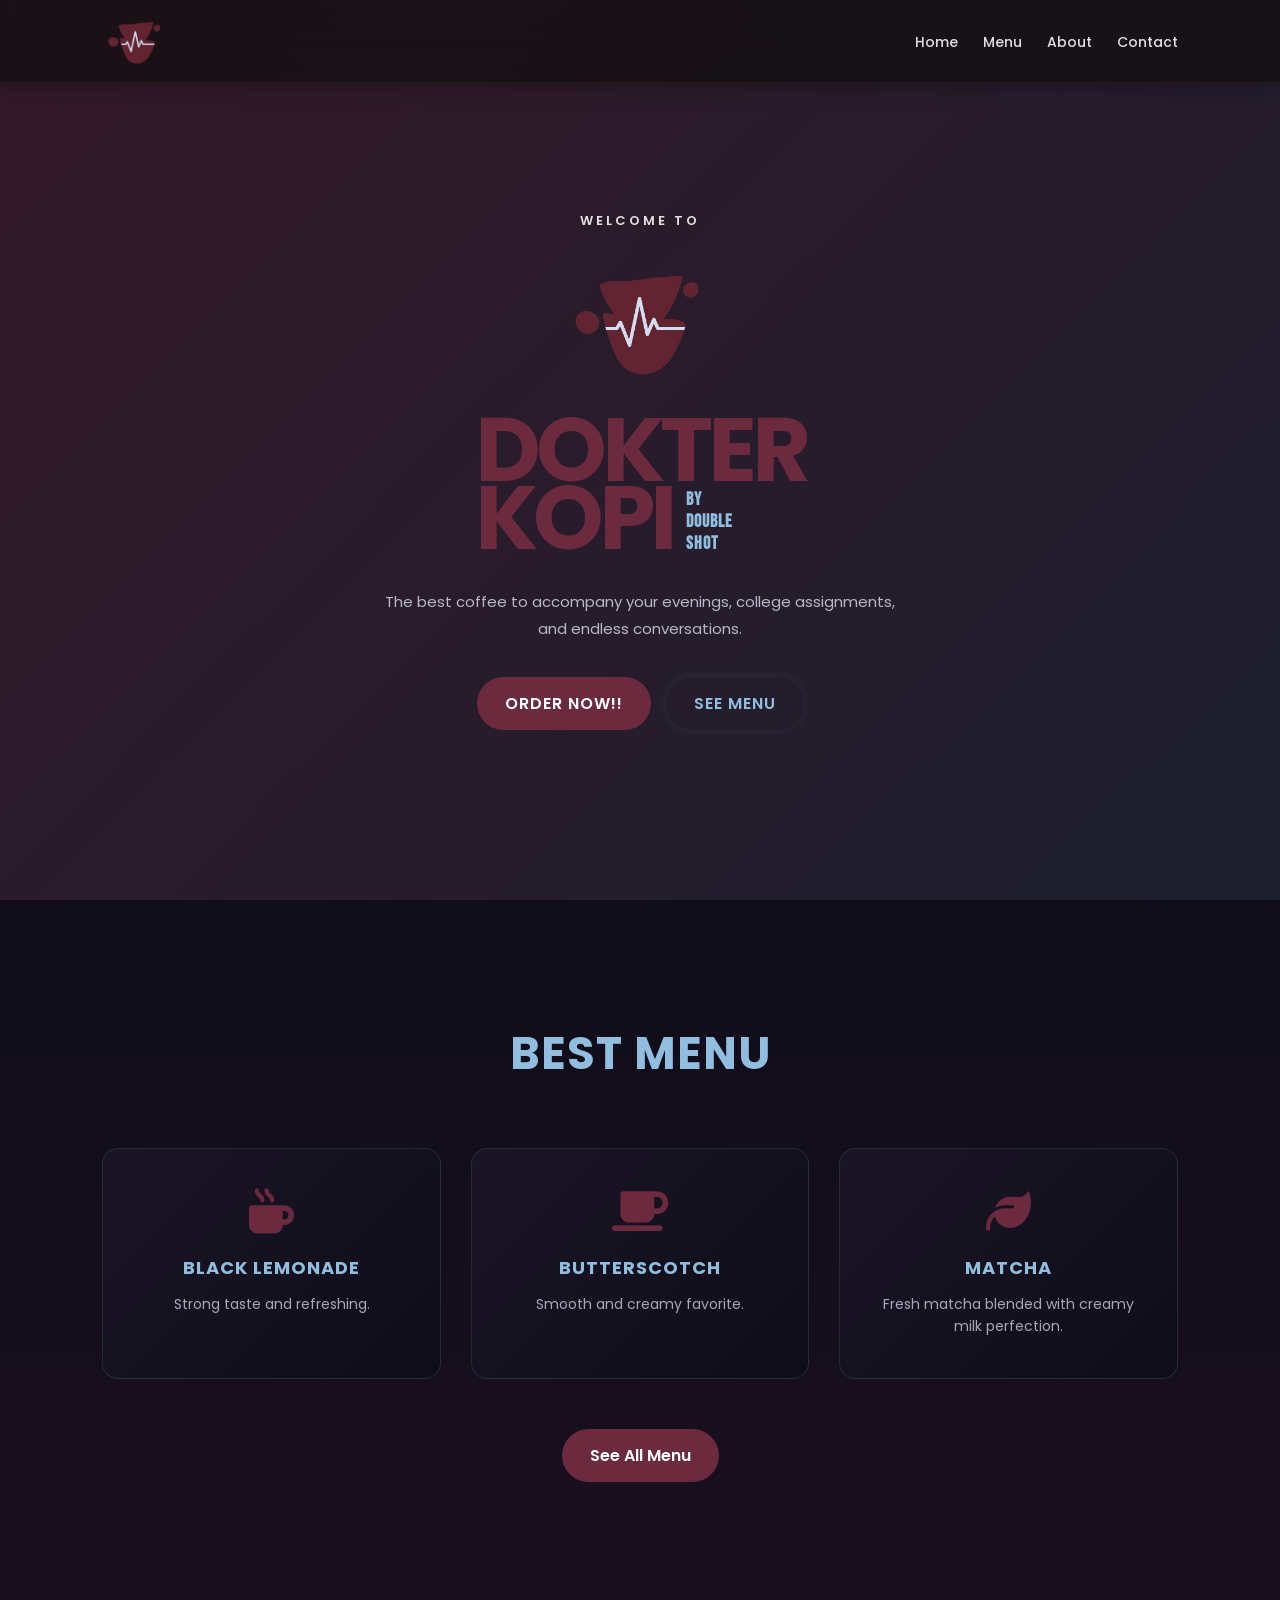
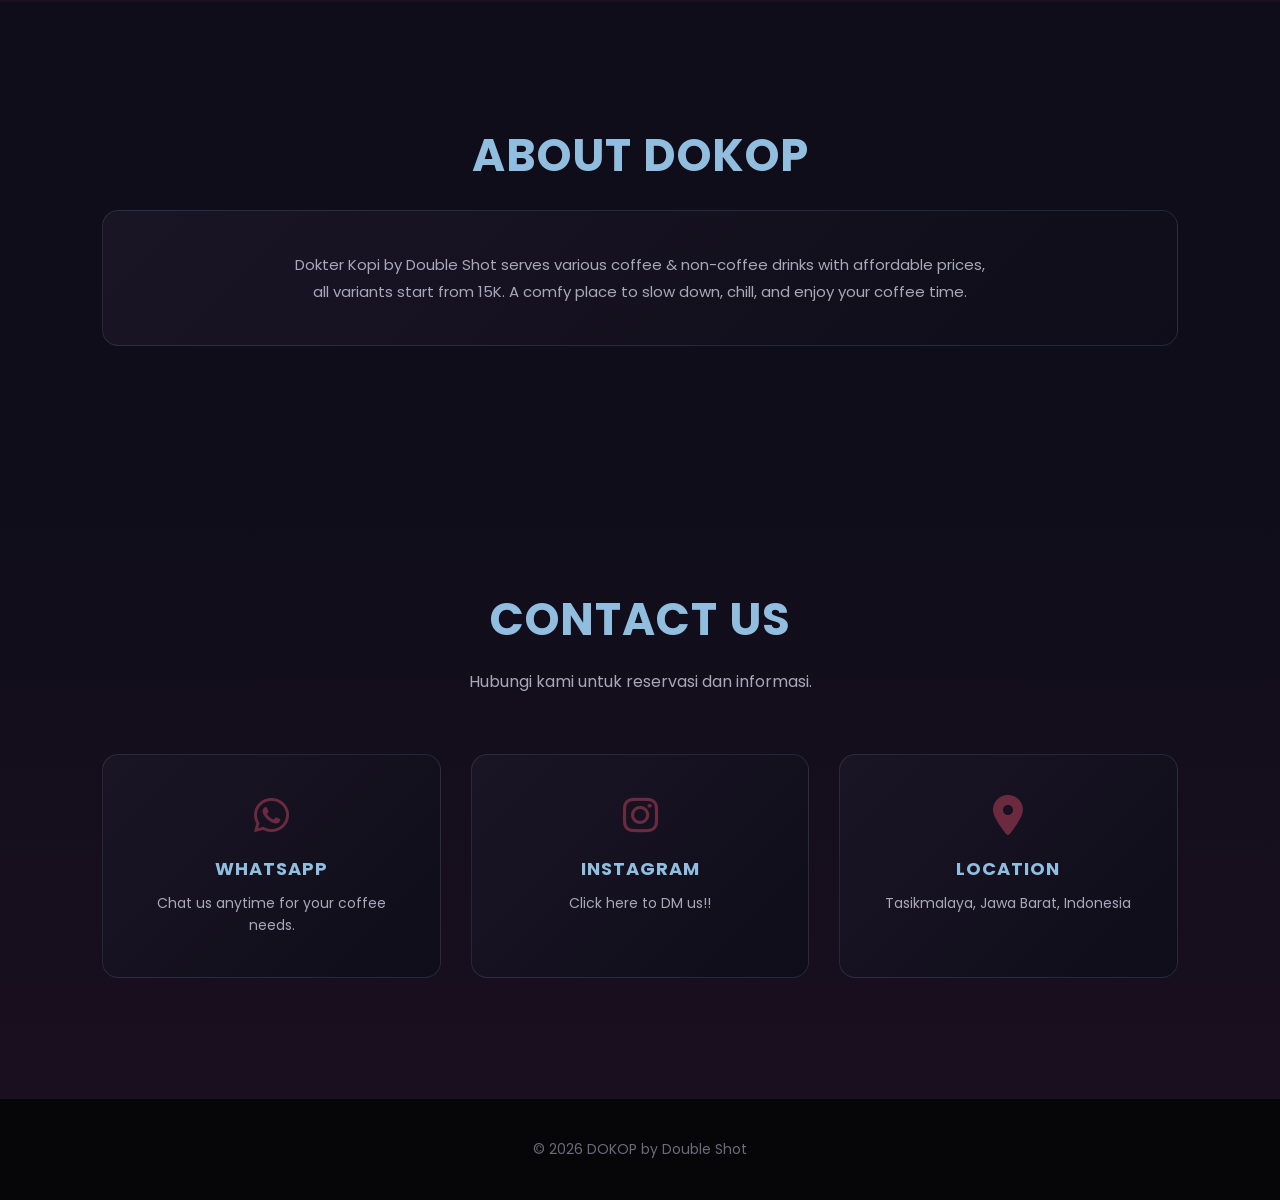
<file: index.html>
<!DOCTYPE html>
<html lang="id">
<head>
  <meta charset="UTF-8" />
  <meta name="viewport" content="width=device-width, initial-scale=1.0"/>
  <title>DOKOP by Double Shot</title>
  <link rel="preconnect" href="https://fonts.googleapis.com">
  <link rel="preconnect" href="https://fonts.gstatic.com" crossorigin>
  <link href="https://fonts.googleapis.com/css2?family=Poppins:wght@600;700;800&family=Bebas+Neue&display=swap" rel="stylesheet">
  <link rel="stylesheet" href="style.css"/>
  <link
    rel="stylesheet"
    href="https://cdnjs.cloudflare.com/ajax/libs/font-awesome/6.5.1/css/all.min.css"/>
</head>
<body>

  <!-- NAVBAR -->

  <nav>

    <img src="img/logo.png" alt="DOKOP Logo" class="navbar-logo" />

    <ul>
      <li><a href="#home">Home</a></li>
      <li><a href="#menu">Menu</a></li>
      <li><a href="#about">About</a></li>
      <li><a href="#contact">Contact</a></li>
    </ul>

  </nav>


  <!-- HERO -->

  <section class="hero" id="home">

    <div class="hero-content">

      <p class="small-text">WELCOME TO</p>
      <img src="img/logo.png" alt="DOKOP Logo" class="hero-logo" />

      <div class="hero-title-container">
        <div class="hero-title-main">
          <div> <b>DOKTER</b></div>
          <div class="kopi-subtitle-row">
            <span> <b>KOPI</b> </span>
            <span class="hero-title-sub">By<br>Double<br>Shot</span>
          </div>
        </div>
      </div>

      <p class="desc">
        The best coffee to accompany your evenings,
        college assignments, and endless conversations.
      </p>

      <div class="buttons">
        <button class="btn1">Order Now!!</button>
        <button class="btn2">See Menu</button>
      </div>

    </div>

  </section>


  <!-- MENU -->

  <section class="menu" id="menu">

    <h2 class="title">Best Menu</h2>

    <div class="menu-container">

      <div class="card">
        <i class="fa-solid fa-mug-hot"></i>
        <h3>Black Lemonade</h3>
        <p>Strong taste and refreshing.</p>
      </div>

      <div class="card">
        <i class="fa-solid fa-coffee"></i>
        <h3>Butterscotch</h3>
        <p>Smooth and creamy favorite.</p>
      </div>

      <div class="card">
        <i class="fa-solid fa-leaf"></i>
        <h3>Matcha</h3>
        <p>Fresh matcha blended with creamy milk perfection.</p>
      </div>

    </div>

    <div style="text-align: center; margin-top: 50px;">
      <a href="menu.html" class="btn1" style="display: inline-block; text-decoration: none; padding: 14px 28px; border-radius: 40px; font-size: 16px; cursor: pointer; background: #6B2A3E; color: white; border: none; transition: 0.3s;">See All Menu</a>
    </div>

  </section>


  <!-- ABOUT -->

  <section class="about" id="about">

    <div class="about-text">

      <h2>About DOKOP</h2>
      
      <div class="card">
        <p>
          Dokter Kopi by Double Shot serves various coffee & non-coffee drinks with affordable prices, all variants start from 15K. A comfy place to slow down, chill, and enjoy your coffee time.
        </p>
      </div>

    </div>

  </section>


  <!-- CONTACT -->

  <section class="contact" id="contact">

    <h2>Contact Us</h2>

    <p class="contact-desc">
      Hubungi kami untuk reservasi dan informasi.
    </p>

    <div class="contact-container">

      <!-- WHATSAPP -->

      <div
        class="contact-card"
        onclick="window.open('https://wa.me/6282260296709')"
      >

        <i class="fa-brands fa-whatsapp"></i>

        <h3>WhatsApp</h3>

        <p>Chat us anytime for your coffee needs.</p>

      </div>

      <!-- INSTAGRAM -->

      <div
        class="contact-card"
        onclick="window.open('https://www.instagram.com/dokterkopi_?igsh=a3FvYTA4Z2tmdDU=')"
      >

        <i class="fa-brands fa-instagram"></i>

        <h3>Instagram</h3>

        <p>Click here to DM us!!</p>

      </div>

      <!-- MAPS -->

      <div
      class="contact-card"
      onclick="openLocationPopup()"
      >
      <i class="fa-solid fa-location-dot"></i>
        <h3>Location</h3>
        <p>Tasikmalaya, Jawa Barat, Indonesia</p>
      </div>

    </div>

  </section>


  <!-- LOCATION POPUP -->

  <div class="location-popup" id="locationPopup">
    <div class="location-popup-box">
      <h2>Pilih Lokasi</h2>
      <p>Kami memiliki 2 lokasi yang dapat Anda kunjungi:</p>

      <div class="location-options">
        <button class="location-btn" onclick="openLocation('https://www.google.com/maps/search/?api=1&query=Dokter+Kopi+by+DoubleShot+Tasikmalaya')">
          <span class="location-name">📍 Lokasi 1</span>
          <span class="location-address">Tasikmalaya, Jawa Barat</span>
        </button>
        <button class="location-btn" onclick="openLocation('https://www.google.com/maps/search/?api=1&query=Dokter+Kopi+by+DoubleShot+Bandung')">
          <span class="location-name">📍 Lokasi 2</span>
          <span class="location-address">Bandung, Jawa Barat</span>
        </button>
      </div>

      <button class="close-location-btn" onclick="closeLocationPopup()">Tutup</button>
    </div>
  </div>


  <!-- POPUP -->

  <div class="popup" id="popup">

    <div class="popup-box">

      <h2>Orders ☕</h2>

      <p>
        You will be redirected to the contact section
        for orders your coffee.
      </p>

      <div class="popup-buttons">

        <button id="cancelBtn">
          Cancel
        </button>

        <button id="confirmBtn">
          Continue
        </button>

      </div>

    </div>

  </div>


  <!-- FOOTER -->

  <footer>
    <p>© 2026 DOKOP by Double Shot</p>
  </footer>


  <script src="script.js"></script>

</body>
</html>
</file>
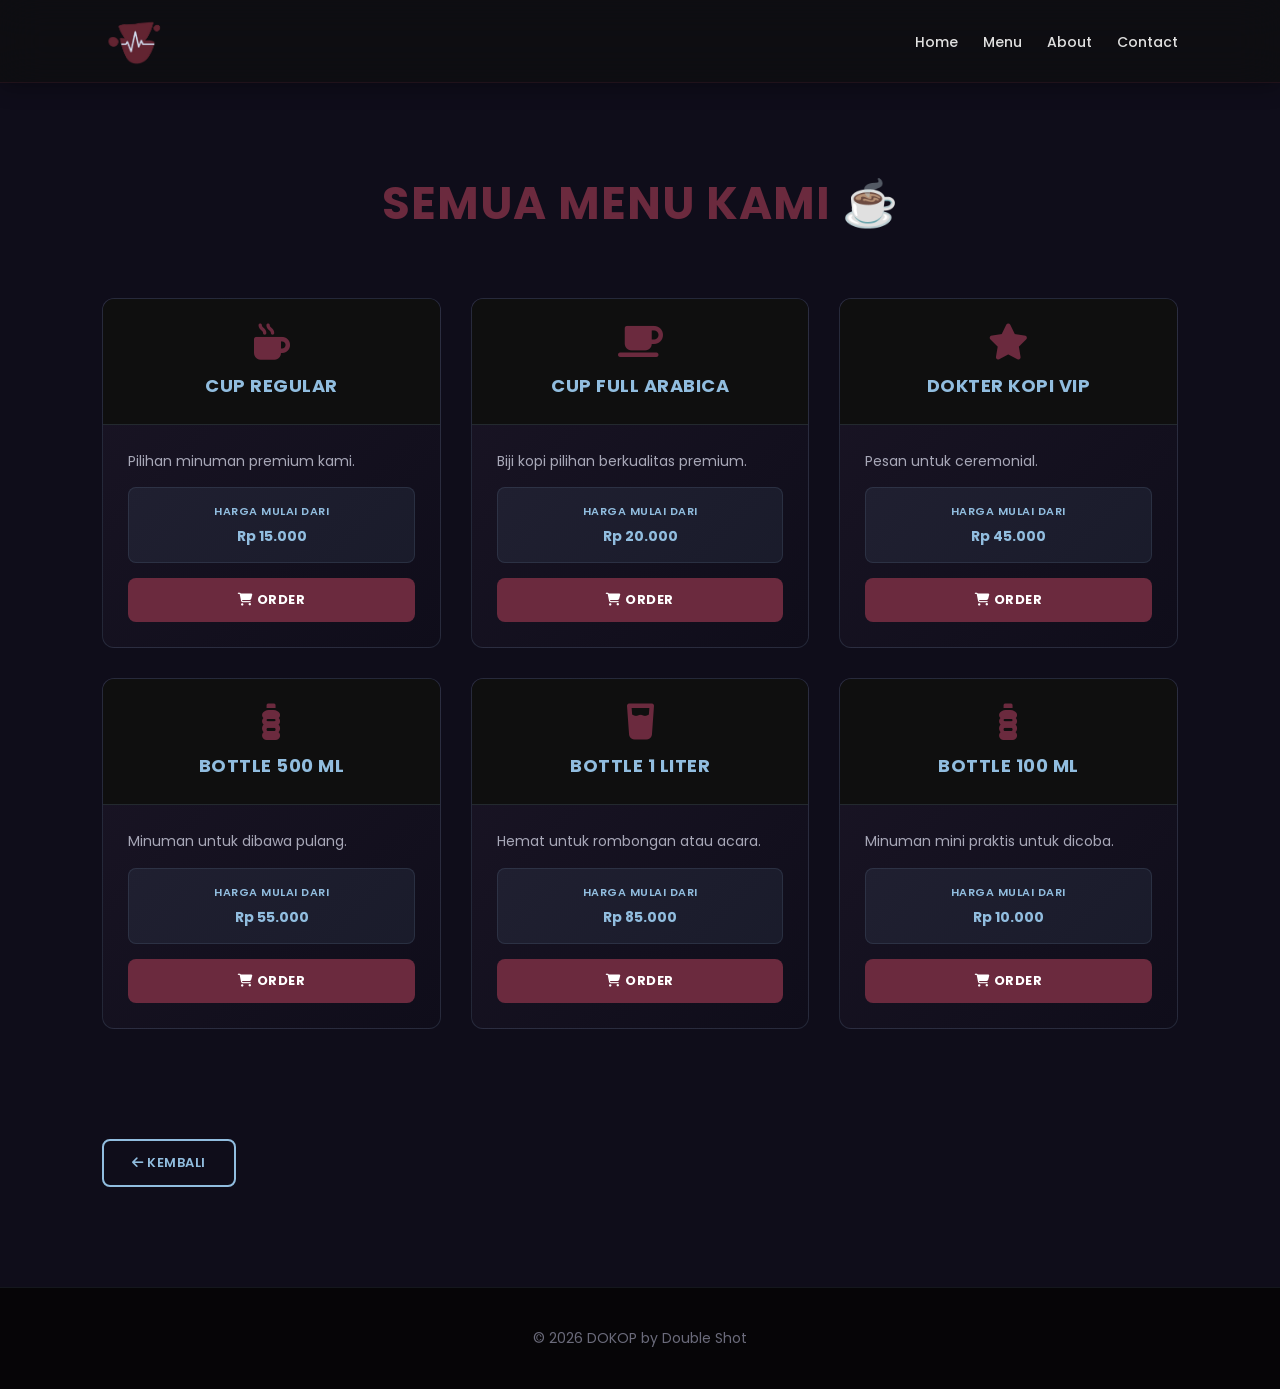
<file: menu.html>
<!DOCTYPE html>
<html lang="id">
<head>
  <meta charset="UTF-8" />
  <meta name="viewport" content="width=device-width, initial-scale=1.0"/>
  <title>Menu - DOKOP by Double Shot</title>
  <link rel="preconnect" href="https://fonts.googleapis.com">
  <link rel="preconnect" href="https://fonts.gstatic.com" crossorigin>
  <link href="https://fonts.googleapis.com/css2?family=Poppins:wght@600;700;800&display=swap" rel="stylesheet">
  <link rel="stylesheet" href="style.css"/>
  <link
    rel="stylesheet"
    href="https://cdnjs.cloudflare.com/ajax/libs/font-awesome/6.5.1/css/all.min.css"/>
</head>
<body>

  <!-- NAVBAR -->
  <nav>
    <img src="img/logo.png" alt="DOKOP Logo" class="navbar-logo" />
    <ul>
      <li><a href="index.html#home">Home</a></li>
      <li><a href="menu.html">Menu</a></li>
      <li><a href="index.html#about">About</a></li>
      <li><a href="index.html#contact">Contact</a></li>
    </ul>
  </nav>

  <!-- MENU SECTION -->
  <section class="menu-detail" id="menu-section">
    <h2>Semua Menu Kami ☕</h2>

    <div class="menu-grid" id="menuGrid">
      <!-- Cards akan di-generate oleh JavaScript -->
    </div>

    <a href="index.html" class="back-link"><i class="fa-solid fa-arrow-left"></i> Kembali</a>
  </section>

  <!-- SIZE POPUP -->
  <div class="size-popup" id="sizePopup">
    <div class="size-popup-box">
      <h2 id="popupMenuName">Menu Name</h2>
      <p>Pilih Ukuran & Harga:</p>

      <div class="size-options" id="sizeOptions">
        <!-- Size options akan di-generate oleh JavaScript -->
      </div>

      <div class="popup-actions">
        <button class="cancel-size-btn" onclick="closeSizePopup()">Batal</button>
        <button class="confirm-order-btn" onclick="confirmOrder()">Order ke WhatsApp</button>
      </div>
    </div>
  </div>

  <!-- FOOTER -->
  <footer>
    <p>© 2026 DOKOP by Double Shot</p>
  </footer>

  <script src="menu-script.js"></script>

</body>
</html>
</file>
<file: style.css>
*{
  margin:0;
  padding:0;
  box-sizing:border-box;
  font-family:'Poppins', sans-serif;
}

html{
  scroll-behavior:smooth;
}

body{
  background:#0f0d1a;
  color:white;
  overflow-x:hidden;
}

/* NAVBAR */

nav{
  width:100%;
  padding:16px 8%;
  display:flex;
  justify-content:space-between;
  align-items:center;
  position:fixed;
  top:0;
  left:0;
  z-index:1000;
  background:rgba(15,13,26,0.95);
  backdrop-filter:blur(20px);
  -webkit-backdrop-filter:blur(20px);
  border-bottom:1px solid rgba(107,42,62,0.2);
  box-shadow: 0 4px 20px rgba(0,0,0,0.3);
}

nav h1{
  color:#6B2A3E;
  font-size:30px;
}

.navbar-logo{
  height:50px;
  max-height:50px;
  object-fit:contain;
  transition:0.3s;
}

.navbar-logo:hover{
  transform:scale(1.05);
}

nav ul{
  display:flex;
  list-style:none;
  gap:25px;
  flex-wrap:wrap;
}

nav ul li{
  position:relative;
}

nav a{
  text-decoration:none;
  color:#e0e0e0;
  transition:0.3s;
  font-size:14px;
  font-weight:500;
}

nav a:hover{
  color:#91BDDF;
}

nav a::after{
  content:"";
  position:absolute;
  left:0;
  bottom:-6px;
  width:0%;
  height:2px;
  background:#91BDDF;
  transition:0.3s;
}

nav a:hover::after{
  width:100%;
}

/* HERO */

.hero{
  min-height:100vh;
  width:100%;
  background: linear-gradient(135deg, rgba(107,42,62,0.4) 0%, rgba(145,189,223,0.1) 100%), url("https://images.unsplash.com/photo-1495474472287-4d71bcdd2085?q=80&w=1200&auto=format&fit=crop");
  background-size:cover;
  background-position:center;
  background-attachment:fixed;
  display:flex;
  align-items:center;
  justify-content:center;
  text-align:center;
  padding:120px 20px 80px;
}

.hero-content{
  width:100%;
  max-width:800px;
  animation:fadeUp 1.2s ease;
}

.small-text{
  letter-spacing:3px;
  margin-bottom:10px;
  color:#e1e1e1;
  font-size:13px;
  font-weight:600;
}

.hero-logo{
  height:120px;
  max-height:120px;
  object-fit:contain;
  margin:20px 0;
  animation:bounce 2s infinite;
}

@keyframes bounce{
  0%, 100%{
    transform:translateY(0);
  }
  50%{
    transform:translateY(-10px);
  }
}

.hero h2{
  font-size:70px;
  color:#91BDDF;
  line-height:1.2;
  font-weight:800;
  letter-spacing:-1px;
}

.hero-title-container{
  display:flex;
  align-items:flex-start;
  justify-content:center;
  gap:30px;
  margin:20px 0;
}

.hero-title-main{
  font-family: 'Archivo Black', sans-serif;
  font-size:90px;
  font-weight: 900;
  color:#6B2A3E;
  line-height:0.5;
  font-weight:700;
  letter-spacing:-5px;
  text-transform:uppercase;
  text-align:left;
}

.hero-title-main div{
  display:block;
}

.kopi-subtitle-row{
  display:flex;
  align-items:flex-end;
  gap:15px;
  line-height:1;
}

.kopi-subtitle-row span:first-child{
  font-size:90px;
}

.hero-title-sub{
  font-family: 'Bebas Neue', sans-serif;
  font-size:18px;
  color:#91BDDF;
  font-weight:700;
  letter-spacing:1px;
  text-transform:lowercase;
  line-height:1.2;
  display:inline-block;
  padding-bottom:6px;
}

.hero-subtitle{
  display:block;
  font-family: 'Poppins', sans-serif;
  font-size:16px;
  color:#91BDDF;
  margin-top:15px;
  font-weight:600;
  letter-spacing:1px;
  text-transform:lowercase;
}

.hero h2 span{
  display:block;
  font-size:26px;
  color:white;
  margin-top:10px;
}

.desc{
  width:100%;
  max-width:550px;
  margin:25px auto 0;
  line-height:1.8;
  color:#b8b8c8;
  padding:0 10px;
  font-size:15px;
}

/* BUTTONS */

.buttons{
  margin-top:35px;
  display:flex;
  justify-content:center;
  align-items:center;
  flex-wrap:wrap;
  gap:15px;
}

.buttons button{
  padding:14px 28px;
  border:none;
  border-radius:40px;
  font-size:16px;
  cursor:pointer;
  transition:0.3s;
  touch-action:manipulation;
}

.btn1{
  background:#6B2A3E;
  color:white;
  font-weight:600;
}

.btn1:hover{
  transform:translateY(-3px);
  box-shadow: 0 8px 25px rgba(107,42,62,0.4);
}

.btn2{
  background:transparent;
  border:2px solid rgba(145,189,223,0.6);
  color:#91BDDF;
  box-shadow: 0 0 12px rgba(145,189,223,0.1);
  backdrop-filter:blur(5px);
  font-weight:600;
}

.btn2:hover{
  background:rgba(145,189,223,0.1);
  border-color:#91BDDF;
  transform:translateY(-3px);
  box-shadow: 0 8px 25px rgba(145,189,223,0.2);
}

/* MENU */

.menu{
  padding:120px 8%;
  background:linear-gradient(180deg, #0f0d1a 0%, #1a0f1f 100%);
}

.title{
  text-align:center;
  font-size:45px;
  margin-bottom:60px;
  color:#91BDDF;
}

.menu-container{
  display:grid;
  grid-template-columns:repeat(auto-fit,minmax(280px,1fr));
  gap:30px;
  max-width:1200px;
  margin:0 auto;
}

.card{
  background:linear-gradient(135deg, #1a1525 0%, #0f0d1a 100%);
  padding:40px 30px;
  border-radius:16px;
  text-align:center;
  transition:0.4s cubic-bezier(0.23, 1, 0.320, 1);
  border:1px solid rgba(145,189,223,0.15);
  backdrop-filter:blur(10px);
}

.card:hover{
  transform:translateY(-8px);
  box-shadow: 0 15px 40px rgba(107,42,62,0.2);
  border-color:rgba(145,189,223,0.3);
}

.card i{
  font-size:45px;
  color:#6B2A3E;
  margin-bottom:20px;
}

.card h3{
  margin-bottom:12px;
  font-size:18px;
  color:#91BDDF;
}

.card p{
  color:#a8a8b8;
  line-height:1.6;
  font-size:14px;
}

/* ABOUT */

.about{
  padding:120px 8%;
  background:#0f0d1a;
  text-align:center;
}

.about h2{
  font-size:45px;
  margin-bottom:20px;
  color:#91BDDF;
}

.about p{
  max-width:700px;
  margin:auto;
  line-height:1.8;
  color:#a8a8b8;
  font-size:15px;
}

/* CONTACT */

.contact{
  padding:120px 8%;
  background:linear-gradient(180deg, #0f0d1a 0%, #1a0f1f 100%);
  text-align:center;
}

.contact h2{
  font-size:45px;
  color:#91BDDF;
  margin-bottom:15px;
}

.contact p.contact-desc{
  color:#a8a8b8;
}

.contact p{
  color:#a8a8b8;
}

.contact-container{
  margin-top:60px;
  display:grid;
  grid-template-columns:repeat(auto-fit,minmax(280px,1fr));
  gap:30px;
  max-width:1100px;
  margin-left:auto;
  margin-right:auto;
}

.contact-card{
  background:linear-gradient(135deg, #1a1525 0%, #0f0d1a 100%);
  padding:40px 30px;
  border-radius:16px;
  transition:0.4s cubic-bezier(0.23, 1, 0.320, 1);
  cursor:pointer;
  border:1px solid rgba(145,189,223,0.15);
  backdrop-filter:blur(10px);
}

.contact-card:hover{
  transform:translateY(-8px);
  box-shadow: 0 15px 40px rgba(107,42,62,0.2);
  border-color:rgba(145,189,223,0.3);
}

.contact-card i{
  font-size:40px;
  color:#6B2A3E;
  margin-bottom:20px;
}

.contact-card h3{
  margin-bottom:10px;
  color:#91BDDF;
  font-size:18px;
}

.contact-card p{
  color:#a8a8b8;
  font-size:14px;
  line-height:1.6;
}

/* FOOTER */

footer{
  text-align:center;
  padding:40px 8%;
  background:#060507;
  border-top:1px solid rgba(145,189,223,0.1);
  color:#6b6b7b;
  font-size:14px;
}

/* POPUP */

.popup{
  position:fixed;
  top:0;
  left:0;
  width:100%;
  height:100vh;
  background:rgba(0,0,0,0.7);
  display:flex;
  justify-content:center;
  align-items:center;
  z-index:9999;
  opacity:0;
  pointer-events:none;
  transition:0.3s;
}

.popup.show{
  opacity:1;
  pointer-events:auto;
}

.popup-box{
  width:90%;
  max-width:350px;
  background:linear-gradient(135deg, #1a1525 0%, #0f0d1a 100%);
  padding:35px 30px;
  border-radius:16px;
  text-align:center;
  border:1px solid rgba(145,189,223,0.2);
  animation:popupAnim 0.3s ease;
  backdrop-filter:blur(10px);
}

.popup-box h2{
  color:#91BDDF;
  margin-bottom:15px;
}

.popup-box p{
  color:#a8a8b8;
  line-height:1.7;
  margin-bottom:25px;
}

.popup-buttons{
  display:flex;
  gap:15px;
}

.popup-buttons button{
  flex:1;
  padding:12px;
  border:none;
  border-radius:12px;
  cursor:pointer;
  font-size:15px;
}

#cancelBtn{
  background:#2a2a2a;
  color:white;
}

#confirmBtn{
  background:#91BDDF;
  color:#111;
}

/* ANIMATION */

@keyframes fadeUp{
  from{
    opacity:0;
    transform:translateY(40px);
  }
  to{
    opacity:1;
    transform:translateY(0);
  }
}

@keyframes popupAnim{
  from{
    transform:scale(0.8);
    opacity:0;
  }
  to{
    transform:scale(1);
    opacity:1;
  }
}

/* MOBILE */

@media(max-width:900px){
  nav{
    padding:18px 5%;
  }

  .hero h2{
    font-size:55px;
  }

  .hero-title-container{
    gap:20px;
  }

  .hero-title-main{
    font-size:70px;
  }

  .kopi-subtitle-row span:first-child{
    font-size:70px;
  }

  .hero-title-sub{
    font-size:14px;
  }

  .menu-grid{
    grid-template-columns: repeat(2, 1fr);
  }
}

@media(max-width:600px){
  nav{
    flex-direction:row;
    gap:20px;
    padding:12px 5%;
  }

  .navbar-logo{
    height:40px;
  }

  nav ul{
    gap:10px;
    justify-content:center;
    font-size:13px;
  }

  .hero{
    padding-top:160px;
    padding-bottom:40px;
  }

  .hero h2{
    font-size:48px;
  }

  .hero-title-container{
    flex-direction:column;
    gap:10px;
    align-items:center;
  }

  .hero-title-main{
    font-size:48px;
    text-align:center;
  }

  .kopi-subtitle-row{
    flex-direction:column;
    align-items:center;
    gap:5px;
  }

  .kopi-subtitle-row span:first-child{
    font-size:48px;
  }

  .hero-title-sub{
    font-size:11px;
    text-align:center;
    padding-bottom:0;
    display:inline-block;
  }

  .hero h2 span{
    font-size:16px;
  }

  .hero-logo{
    height:80px;
  }

  .desc{
    font-size:14px;
  }

  .buttons{
    flex-direction:column;
  }

  .buttons button{
    width:100%;
    max-width:240px;
  }

  .title,
  .about h2,
  .contact h2{
    font-size:32px;
  }

  .menu,
  .about,
  .contact{
    padding:80px 5%;
  }

  .menu-container,
  .contact-container{
    gap:20px;
  }

  .card,
  .contact-card{
    padding:30px 20px;
  }

  .card i{
    font-size:35px;
  }

  .contact-card i{
    font-size:32px;
  }

  .menu-grid{
    grid-template-columns: 1fr;
    gap: 20px;
  }
}

/* HEAD TITLE */

nav h1,
.hero h2,
.title,
.about h2,
.contact h2,
.card h3,
.contact-card h3,
button{
  font-family:'Poppins', sans-serif;
  font-weight:700;
  text-transform:uppercase;
  letter-spacing:1px;
}

/* MENU PAGE STYLES */

.menu-detail {
  padding: 100px 8%;
  min-height: 100vh;
  background:#0f0d1a;
}

.menu-detail h2 {
  margin-top: 70px;
  font-size: 45px;
  color: #6B2A3E;
  margin-bottom: 60px;
  text-align: center;
  font-family: 'Poppins', sans-serif;
  font-weight: 700;
  text-transform: uppercase;
  letter-spacing: 1px;
}

.menu-grid {
  display: grid;
  grid-template-columns: repeat(auto-fit, minmax(280px, 1fr));
  gap: 30px;
  margin-bottom: 50px;
  max-width:1300px;
  margin-left:auto;
  margin-right:auto;
}

.menu-card {
  background: linear-gradient(135deg, #1a1525 0%, #0f0d1a 100%);
  border-radius: 12px;
  overflow: hidden;
  border: 1px solid rgba(145,189,223,0.15);
  transition: 0.4s cubic-bezier(0.23, 1, 0.320, 1);
  display: flex;
  flex-direction: column;
  height: 100%;
  backdrop-filter: blur(10px);
}

.menu-card:hover {
  transform: translateY(-10px);
  box-shadow: 0 15px 40px rgba(107,42,62,0.25);
  border-color: rgba(145,189,223,0.3);
}

.menu-card-header {
  background: #0f0f0f;
  padding: 25px 20px;
  text-align: center;
  border-bottom: 1px solid rgba(145,189,223,0.15);
}

.menu-card-header i {
  font-size: 36px;
  color: #6B2A3E;
  margin-bottom: 12px;
  display: block;
}

.menu-card-header h3 {
  color: #91BDDF;
  font-size: 18px;
  font-family: 'Poppins', sans-serif;
  font-weight: 700;
  text-transform: uppercase;
  letter-spacing: 0.5px;
  margin: 0;
}

.menu-card-body {
  padding: 25px;
  flex-grow: 1;
  display: flex;
  flex-direction: column;
}

.menu-card-desc {
  color: #a8a8b8;
  font-size: 14px;
  line-height: 1.6;
  margin-bottom: 15px;
  flex-grow: 1;
}

.menu-card-sizes {
  background: rgba(145,189,223,0.08);
  padding: 15px;
  border-radius: 8px;
  margin-bottom: 15px;
  text-align: center;
  border: 1px solid rgba(145,189,223,0.12);
}

.menu-card-sizes p {
  color: #91BDDF;
  font-size: 11px;
  margin-bottom: 6px;
  text-transform: uppercase;
  letter-spacing: 0.5px;
  font-weight: 600;
}

.size-info {
  font-size: 14px;
  color: #ddd;
  font-weight: 700;
}

.order-btn {
  width: 100%;
  padding: 12px;
  background: #6B2A3E;
  color: white;
  border: none;
  border-radius: 8px;
  font-size: 13px;
  font-weight: 700;
  cursor: pointer;
  transition: 0.3s;
  font-family: 'Poppins', sans-serif;
  text-transform: uppercase;
  letter-spacing: 0.5px;
}

.order-btn:hover {
  background: #91BDDF;
  color: #140808;
  transform: translateY(-2px);
  box-shadow: 0 5px 15px rgba(145,189,223,0.3);
}

.back-link {
  display: inline-block;
  margin-top: 60px;
  margin-left: 0%;
  padding: 12px 28px;
  background: transparent;
  color: #91BDDF;
  border: 2px solid #91BDDF;
  border-radius: 8px;
  text-decoration: none;
  transition: 0.3s;
  font-family: 'Poppins', sans-serif;
  font-weight: 600;
  font-size: 13px;
  text-transform: uppercase;
  letter-spacing: 0.5px;
}

.back-link:hover {
  background: #91BDDF;
  color: #140808;
}

/* SIZE POPUP */
.size-popup {
  position: fixed;
  top: 0;
  left: 0;
  width: 100%;
  height: 100vh;
  background: rgba(0,0,0,0.75);
  display: flex;
  justify-content: center;
  align-items: center;
  z-index: 9999;
  opacity: 0;
  pointer-events: none;
  transition: 0.3s;
}

.size-popup.show {
  opacity: 1;
  pointer-events: auto;
}

.size-popup-box {
  width: 90%;
  max-width: 380px;
  background: linear-gradient(135deg, #1a1525 0%, #0f0d1a 100%);
  padding: 30px 28px;
  border-radius: 12px;
  text-align: center;
  border: 1px solid rgba(145,189,223,0.2);
  animation: popupAnim 0.3s ease;
  backdrop-filter: blur(10px);
}

.size-popup-box h2 {
  color: #91BDDF;
  margin-bottom: 8px;
  font-size: 22px;
  font-family: 'Poppins', sans-serif;
  font-weight: 700;
  text-transform: uppercase;
  letter-spacing: 0.5px;
}

.size-popup-box p {
  color: #a8a8b8;
  margin-bottom: 20px;
  font-size: 13px;
  font-weight: 500;
}

.size-options {
  display: flex;
  flex-direction: column;
  gap: 10px;
  margin-bottom: 20px;
}

.size-btn {
  padding: 13px;
  border: 2px solid rgba(145,189,223,0.2);
  background: transparent;
  color: #91BDDF;
  border-radius: 10px;
  cursor: pointer;
  transition: 0.3s;
  font-weight: 600;
  font-family: 'Poppins', sans-serif;
  display: flex;
  justify-content: space-between;
  align-items: center;
  font-size: 13px;
}

.size-btn:hover {
  border-color: #91BDDF;
  background: rgba(145,189,223,0.1);
}

.size-price {
  color: #6B2A3E;
  font-weight: 700;
  font-size: 14px;
}

.popup-actions {
  display: flex;
  gap: 12px;
}

.popup-actions button {
  flex: 1;
  padding: 11px;
  border: none;
  border-radius: 10px;
  cursor: pointer;
  font-size: 13px;
  font-weight: 700;
  font-family: 'Poppins', sans-serif;
  transition: 0.3s;
  text-transform: uppercase;
  letter-spacing: 0.5px;
}

.cancel-size-btn {
  background: #2a2a2a;
  color: white;
}

.cancel-size-btn:hover {
  background: #363636;
}

.confirm-order-btn {
  background: #91BDDF;
  color: #140808;
}

.confirm-order-btn:hover {
  background: #a8cfe8;
}

/* LOCATION POPUP */

.location-popup {
  position: fixed;
  top: 0;
  left: 0;
  width: 100%;
  height: 100vh;
  background: rgba(0,0,0,0.75);
  display: flex;
  justify-content: center;
  align-items: center;
  z-index: 9999;
  opacity: 0;
  pointer-events: none;
  transition: 0.3s;
}

.location-popup.show {
  opacity: 1;
  pointer-events: auto;
}

.location-popup-box {
  width: 90%;
  max-width: 420px;
  background: linear-gradient(135deg, #1a1525 0%, #0f0d1a 100%);
  padding: 35px 28px;
  border-radius: 12px;
  text-align: center;
  border: 1px solid rgba(145,189,223,0.2);
  animation: popupAnim 0.3s ease;
  backdrop-filter: blur(10px);
}

.location-popup-box h2 {
  color: #91BDDF;
  margin-bottom: 10px;
  font-size: 24px;
  font-family: 'Poppins', sans-serif;
  font-weight: 700;
  text-transform: uppercase;
  letter-spacing: 0.5px;
}

.location-popup-box p {
  color: #a8a8b8;
  margin-bottom: 25px;
  font-size: 14px;
  font-weight: 500;
}

.location-options {
  display: flex;
  flex-direction: column;
  gap: 12px;
  margin-bottom: 20px;
}

.location-btn {
  padding: 18px 15px;
  border: 2px solid rgba(145,189,223,0.3);
  background: rgba(145,189,223,0.05);
  color: #91BDDF;
  border-radius: 10px;
  cursor: pointer;
  transition: 0.3s;
  font-weight: 600;
  font-family: 'Poppins', sans-serif;
  display: flex;
  flex-direction: column;
  align-items: flex-start;
  gap: 6px;
  font-size: 14px;
}

.location-btn:hover {
  border-color: #91BDDF;
  background: rgba(145,189,223,0.15);
  transform: translateX(5px);
}

.location-name {
  color: #91BDDF;
  font-weight: 700;
  font-size: 15px;
}

.location-address {
  color: #a8a8b8;
  font-size: 12px;
  font-weight: 500;
}

.close-location-btn {
  width: 100%;
  padding: 12px;
  background: transparent;
  color: #a8a8b8;
  border: 2px solid rgba(145,189,223,0.2);
  border-radius: 8px;
  cursor: pointer;
  font-size: 13px;
  font-weight: 700;
  font-family: 'Poppins', sans-serif;
  transition: 0.3s;
  text-transform: uppercase;
  letter-spacing: 0.5px;
}

.close-location-btn:hover {
  border-color: #91BDDF;
  color: #91BDDF;
}

@media(max-width: 900px) {
  .menu-grid {
    grid-template-columns: repeat(2, 1fr);
  }
}

@media(max-width: 600px) {
  .menu-detail {
    padding: 80px 5%;
  }

  .menu-detail h2 {
    font-size: 28px;
    margin-bottom: 40px;
    margin-top: 30px;
  }

  .menu-grid {
    grid-template-columns: 1fr;
    gap: 20px;
  }

  .back-link {
    margin-left: 5%;
    margin-top: 40px;
  }

  .menu-card-header {
    padding: 20px 15px;
  }

  .menu-card-header i {
    font-size: 28px;
  }

  .menu-card-header h3 {
    font-size: 14px;
  }

  .location-popup-box {
    width: 90%;
    max-width: 100%;
    padding: 25px 20px;
  }

  .location-popup-box h2 {
    font-size: 20px;
  }

  .location-popup-box p {
    font-size: 13px;
  }

  .location-btn {
    padding: 15px 12px;
    font-size: 13px;
  }

  .location-name {
    font-size: 14px;
  }

  .location-address {
    font-size: 11px;
  }
}
</file>
